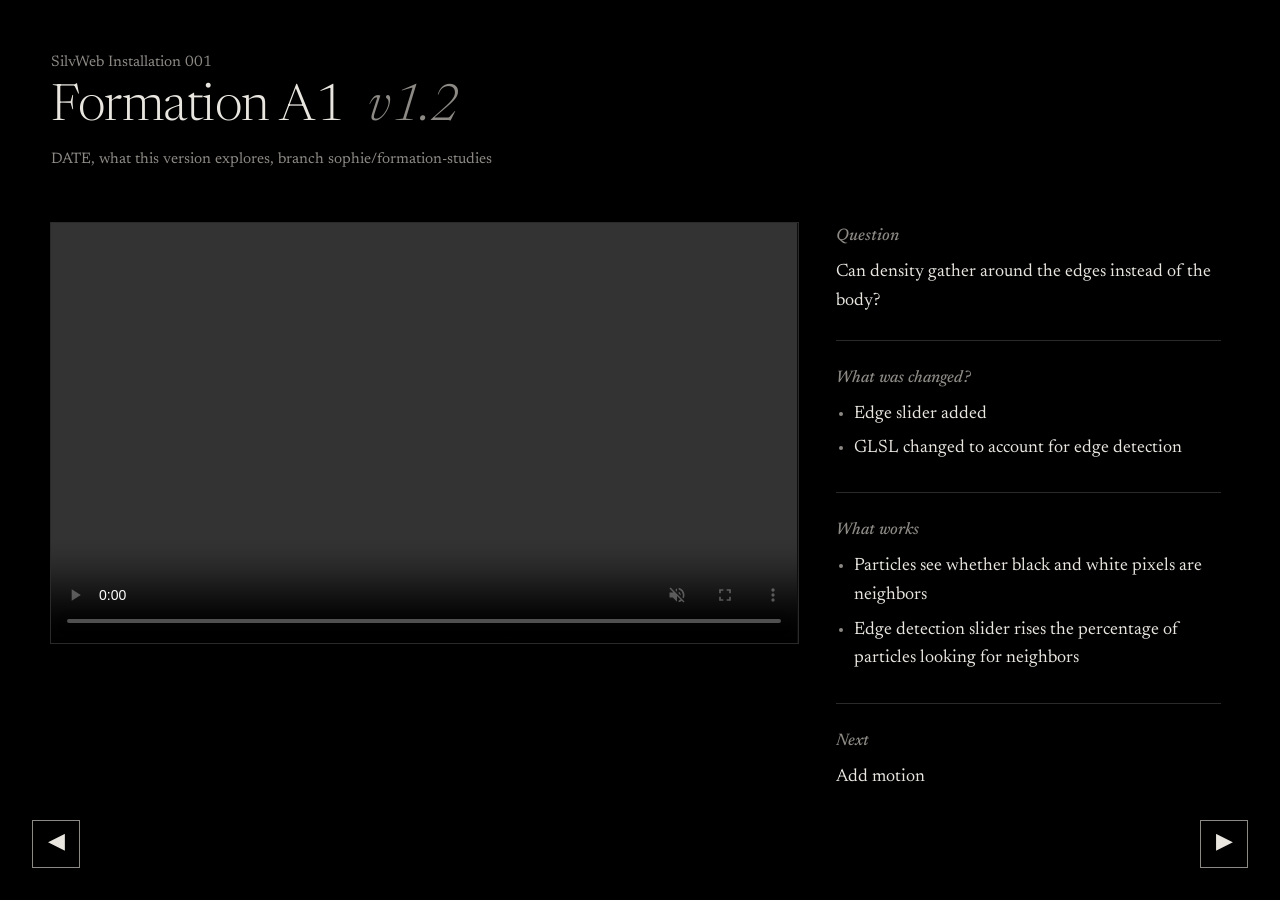
<file: formation-a1-v1-2.html>
<!DOCTYPE html>
<html lang="en">
<head>
  <meta charset="UTF-8">
  <meta name="viewport" content="width=device-width, initial-scale=1">
  <title>Formation A1 v1.2 | SilvWeb Installation 001</title>

  <link rel="preconnect" href="https://fonts.googleapis.com">
  <link rel="preconnect" href="https://fonts.gstatic.com" crossorigin>
  <link href="https://fonts.googleapis.com/css2?family=Newsreader:ital,opsz,wght@0,6..72,300..600;1,6..72,300..500&display=swap" rel="stylesheet">
  <link rel="stylesheet" href="style.css">
</head>
<body>

  <header class="top">
    <p class="project">SilvWeb Installation 001</p>
    <h1>Formation A1 <span class="version">v1.2</span></h1>
    <p class="meta">DATE, what this version explores, branch sophie/formation-studies</p>
  </header>

  <main class="study">

    <!-- LEFT: media -->
    <div class="media">

      <figure class="video">
        <video controls loop muted playsinline preload="metadata"
          <source src="exports/V1-2.mp4" type="video/mp4">
          Your browser cannot play this video.
        </video>
      </figure>

    </div>

    <!-- RIGHT: notes -->
    <article class="notes">

      <section>
        <h2>Question</h2>
        <p>Can density gather around the edges instead of the body?</p>
      </section>

      <section>
        <h2>What was changed?</h2>
        <ul>
          <li>Edge slider added</li>
          <li>GLSL changed to account for edge detection</li>
        </ul>
      </section>

      <section>
        <h2>What works</h2>
        <ul>
          <li>Particles see whether black and white pixels are neighbors</li>
          <li>Edge detection slider rises the percentage of particles looking for neighbors</li>
        </ul>
      </section>

      <section>
        <h2>Next</h2>
        <p>Add motion</p>
      </section>


    </article>

  </main>

  <nav class="version-nav-left" aria-label="Version navigation">
    <a href="index.html" aria-label="previous version">◀</a>
  </nav>

    <nav class="version-nav" aria-label="Version navigation">
    <a href="formation-a1-v2-1.html" aria-label="next version">▶</a>
  </nav>

</body>
</html>
</file>
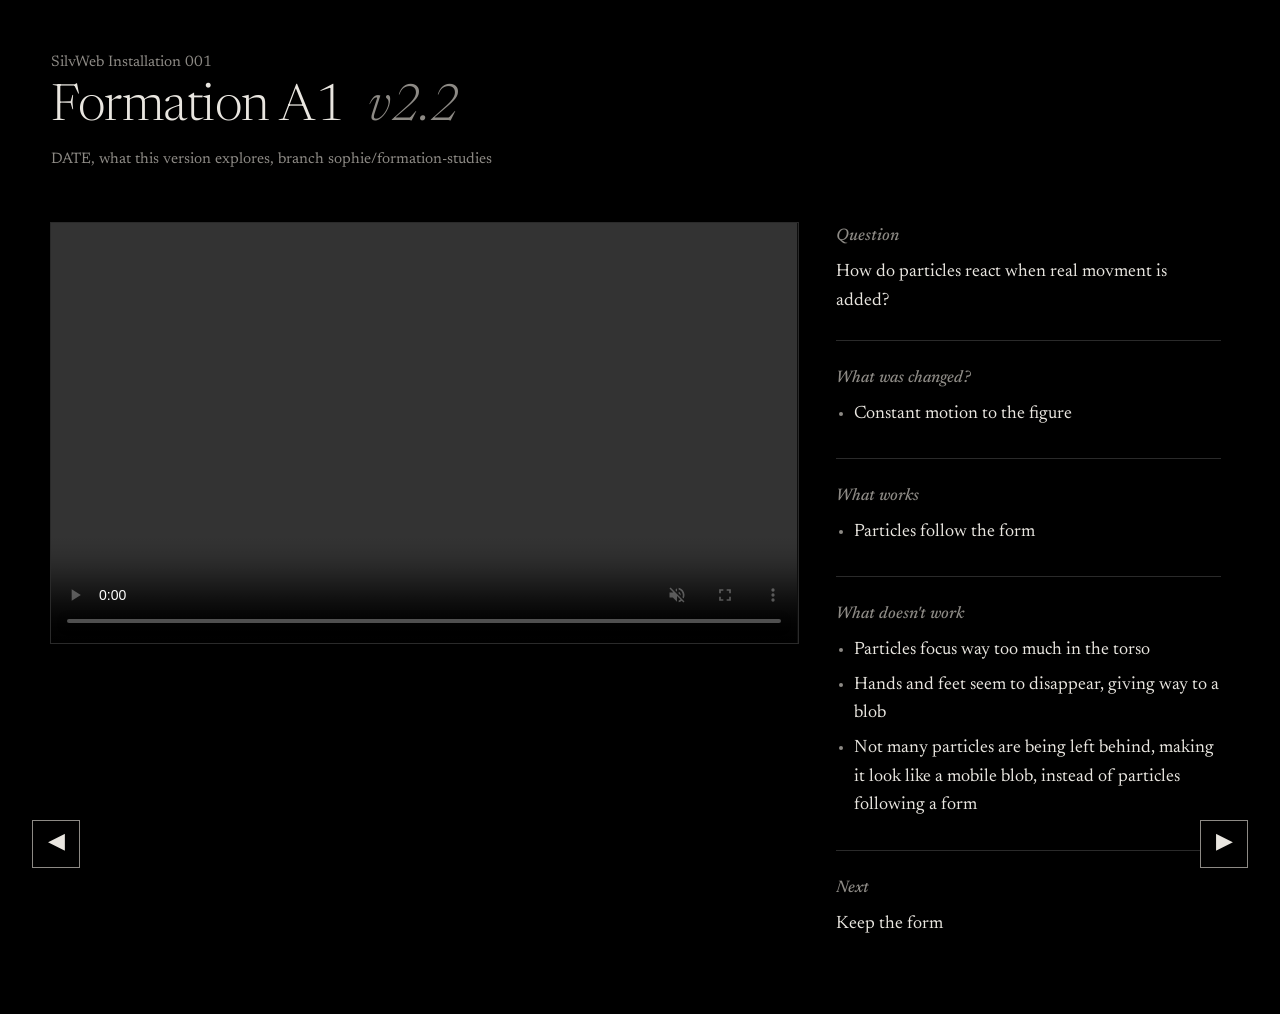
<file: formation-a1-v2-2.html>
<!DOCTYPE html>
<html lang="en">
<head>
  <meta charset="UTF-8">
  <meta name="viewport" content="width=device-width, initial-scale=1">
  <title>Formation A1 v2.2 | SilvWeb Installation 001</title>

  <link rel="preconnect" href="https://fonts.googleapis.com">
  <link rel="preconnect" href="https://fonts.gstatic.com" crossorigin>
  <link href="https://fonts.googleapis.com/css2?family=Newsreader:ital,opsz,wght@0,6..72,300..600;1,6..72,300..500&display=swap" rel="stylesheet">
  <link rel="stylesheet" href="style.css">
</head>
<body>

  <header class="top">
    <p class="project">SilvWeb Installation 001</p>
    <h1>Formation A1 <span class="version">v2.2</span></h1>
    <p class="meta">DATE, what this version explores, branch sophie/formation-studies</p>
  </header>

  <main class="study">

    <!-- LEFT: media -->
    <div class="media">

      <figure class="video">
        <video controls loop muted playsinline preload="metadata"
          <source src="exports/V2-2.mp4" type="video/mp4">
          Your browser cannot play this video.
        </video>
      </figure>

    </div>

    <!-- RIGHT: notes -->
    <article class="notes">

      <section>
        <h2>Question</h2>
        <p>How do particles react when real movment is added?</p>
      </section>

      <section>
        <h2>What was changed?</h2>
        <ul>
          <li>Constant motion to the figure</li>
        </ul>
      </section>

      <section>
        <h2>What works</h2>
        <ul>
          <li>Particles follow the form</li>
        </ul>
      </section>

      <section>
        <h2>What doesn't work</h2>
        <ul>
          <li>Particles focus way too much in the torso</li>
          <li>Hands and feet seem to disappear, giving way to a blob</li>
          <li>Not many particles are being left behind, making it look like a mobile blob, instead of particles following a form</li>
        </ul>
      </section>

      <section>
        <h2>Next</h2>
        <p>Keep the form</p>
      </section>

    </article>

  </main>

  <nav class="version-nav-left" aria-label="Version navigation">
    <a href="formation-a1-v2-1.html" aria-label="previous version">◀</a>
  </nav>

    <nav class="version-nav" aria-label="Version navigation">
    <a href="formation-a1-v2-3.html" aria-label="previous version">▶</a>
  </nav>

</body>
</html>
</file>
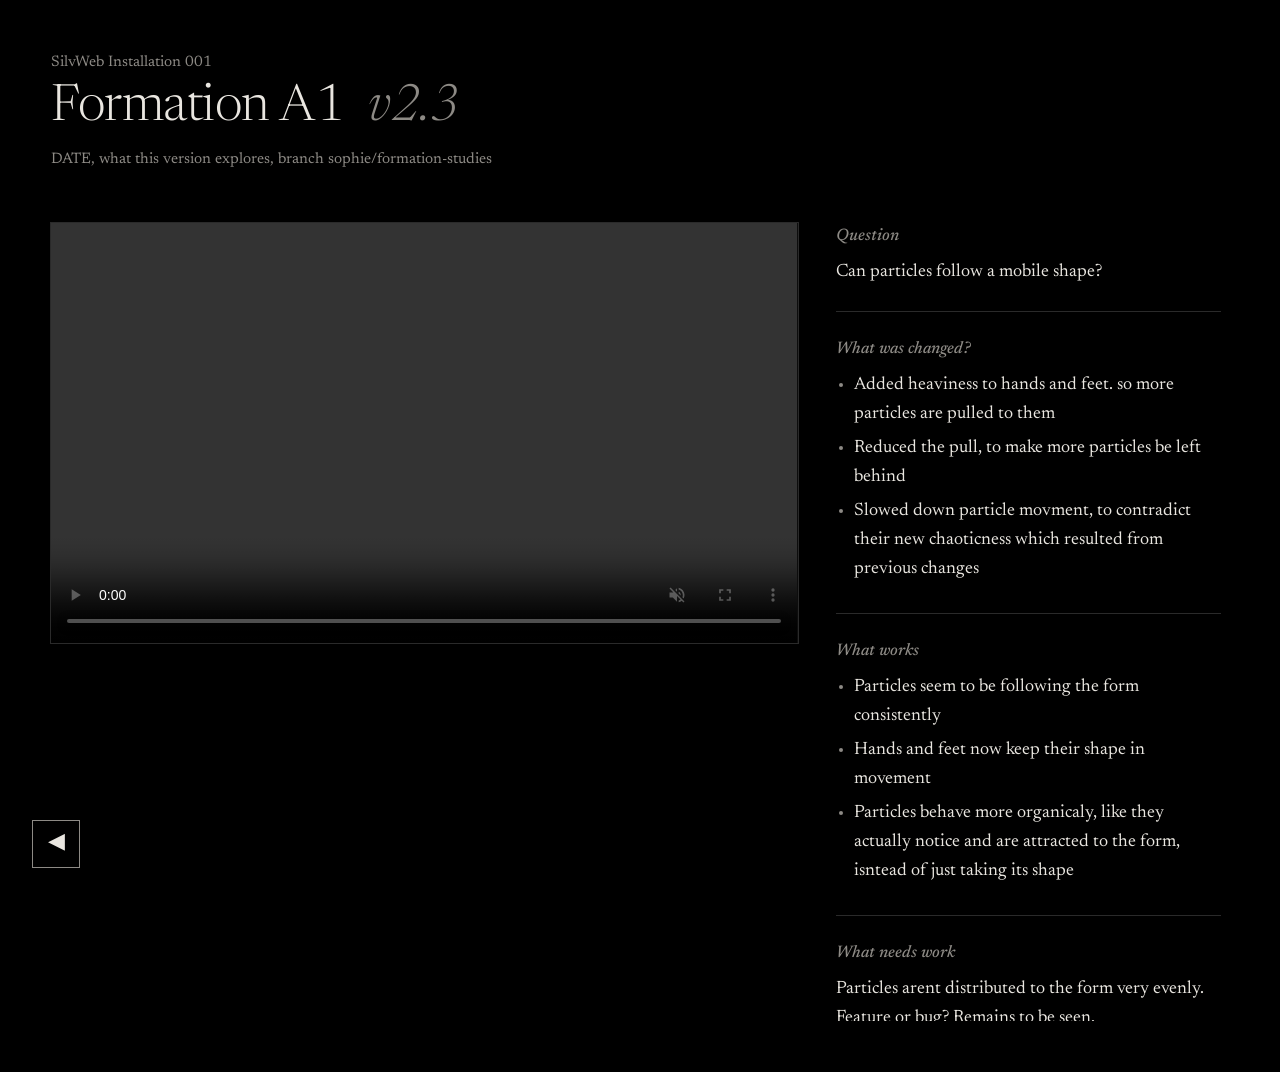
<file: formation-a1-v2-3.html>
<!DOCTYPE html>
<html lang="en">
<head>
  <meta charset="UTF-8">
  <meta name="viewport" content="width=device-width, initial-scale=1">
  <title>Formation A1 v2.3 | SilvWeb Installation 001</title>

  <link rel="preconnect" href="https://fonts.googleapis.com">
  <link rel="preconnect" href="https://fonts.gstatic.com" crossorigin>
  <link href="https://fonts.googleapis.com/css2?family=Newsreader:ital,opsz,wght@0,6..72,300..600;1,6..72,300..500&display=swap" rel="stylesheet">
  <link rel="stylesheet" href="style.css">
</head>
<body>

  <header class="top">
    <p class="project">SilvWeb Installation 001</p>
    <h1>Formation A1 <span class="version">v2.3</span></h1>
    <p class="meta">DATE, what this version explores, branch sophie/formation-studies</p>
  </header>

  <main class="study">

    <!-- LEFT: media -->
    <div class="media">

      <figure class="video">
        <video controls loop muted playsinline preload="metadata"
          <source src="exports/V2-3.mp4" type="video/mp4">
          Your browser cannot play this video.
        </video>
      </figure>


    </div>

    <!-- RIGHT: notes -->
    <article class="notes">

      <section>
        <h2>Question</h2>
        <p>Can particles follow a mobile shape?</p>
      </section>

      <section>
        <h2>What was changed?</h2>
        <ul>
          <li>Added heaviness to hands and feet. so more particles are pulled to them</li>
          <li>Reduced the pull, to make more particles be left behind</li>
          <li>Slowed down particle movment, to contradict their new chaoticness which resulted from previous changes</li>
        </ul>
      </section>

      <section>
        <h2>What works</h2>
        <ul>
          <li>Particles seem to be following the form consistently</li>
          <li>Hands and feet now keep their shape in movement</li>
          <li>Particles behave more organicaly, like they actually notice and are attracted to the form, isntead of just taking its shape</li>
        </ul>
      </section>

      <section>
        <h2>What needs work</h2>
        <p>Particles arent distributed to the form very evenly. Feature or bug? Remains to be seen.</p>
      </section>

      <section>
        <h2>Next</h2>
        <p>Awaiting feedback</p>
      </section>

    </article>

  </main>

  <nav class="version-nav-left" aria-label="Version navigation">
    <a href="formation-a1-v2-2.html" aria-label="previous version">◀</a>
  </nav>

</body>
</html>
</file>
<file: style.css>
/* SilvWeb study page
   Monochrome on black, to match the work itself.
   Media on the left (video on top, build below), notes on the right. */

:root {
  --bg: #000;
  --text: #e9e6e0;        /* warm white */
  --text-dim: #8d8a85;
  --line: #2a2a2a;
  --panel: #0d0d0d;

  --font: "Newsreader", Georgia, "Times New Roman", serif;

  --gap: clamp(1.5rem, 3vw, 3rem);
  --pad: clamp(1.25rem, 4vw, 3.5rem);
}

*,
*::before,
*::after {
  box-sizing: border-box;
}

html {
  background: var(--bg);
}

body {
  margin: 0;
  background: var(--bg);
  color: var(--text);
  font-family: var(--font);
  font-size: 1.125rem;
  line-height: 1.6;
  -webkit-font-smoothing: antialiased;
}

/* ---------- Header ---------- */

.top {
  padding: var(--pad) var(--pad) 0;
  max-width: 100rem;
  margin: 0 auto;
}

.project {
  margin: 0 0 0.25rem;
  font-size: 0.95rem;
  color: var(--text-dim);
}

h1 {
  margin: 0;
  font-size: clamp(2rem, 4vw, 3.25rem);
  font-weight: 300;
  line-height: 1.1;
  letter-spacing: -0.01em;
}

.version {
  font-style: italic;
  color: var(--text-dim);
  margin-left: 0.25em;
}

.meta {
  margin: 0.75rem 0 0;
  font-size: 0.95rem;
  color: var(--text-dim);
}

/* ---------- Main layout ---------- */

.study {
  display: grid;
  grid-template-columns: minmax(0, 1.9fr) minmax(0, 1fr);
  gap: var(--gap);
  align-items: start;
  max-width: 100rem;
  margin: 0 auto;
  padding: var(--pad);
}

/* ---------- Left: media ---------- */

.media {
  display: flex;
  flex-direction: column;
  gap: var(--gap);
}

figure {
  margin: 0;
}

.video video {
  display: block;
  width: 100%;
  aspect-ratio: 16 / 9;   /* recordings are wide */
  background: var(--panel);
  outline: 1px solid var(--line);
}

.build img {
  display: block;
  width: 100%;
  height: auto;
  background: var(--panel);
  outline: 1px solid var(--line);
}

figcaption {
  margin-top: 0.6rem;
  font-size: 0.9rem;
  font-style: italic;
  color: var(--text-dim);
}

/* ---------- Right: notes ---------- */

.notes {
  /* stays in view while the left column scrolls */
  position: sticky;
  top: var(--pad);
  max-height: calc(100vh - 2 * var(--pad));
  overflow-y: auto;
  padding-right: 0.5rem;
  max-width: 34rem;
}

.notes section {
  padding-bottom: 1.5rem;
  margin-bottom: 1.5rem;
  border-bottom: 1px solid var(--line);
}

.notes section:last-of-type {
  border-bottom: 0;
  margin-bottom: 0;
}

h2 {
  margin: 0 0 0.5rem;
  font-size: 1.05rem;
  font-weight: 500;
  font-style: italic;
  color: var(--text-dim);
}

.notes p {
  margin: 0;
}

.notes ul {
  margin: 0;
  padding-left: 1.1rem;
}

.notes li {
  margin-bottom: 0.35rem;
}

.notes li::marker {
  color: var(--text-dim);
}

.files {
  margin-top: 2rem !important;
  font-size: 0.9rem;
  color: var(--text-dim);
}

code {
  font-family: ui-monospace, "SF Mono", Consolas, monospace;
  font-size: 0.85em;
  color: var(--text);
  overflow-wrap: anywhere;
}

/* ---------- Accessibility ---------- */

:focus-visible {
  outline: 2px solid var(--text);
  outline-offset: 3px;
}

/* ---------- Smaller screens: stack, media first ---------- */

@media (max-width: 62rem) {
  .study {
    grid-template-columns: 1fr;
  }

  .notes {
    position: static;
    max-height: none;
    overflow: visible;
    max-width: none;
  }
}

/* ---------- Next version button (fixed, bottom right) ---------- */

.version-nav {
  position: fixed;
  right: clamp(1rem, 2.5vw, 2rem);
  bottom: clamp(1rem, 2.5vw, 2rem);
  z-index: 10;
  display: flex;
  gap: 0.5rem;
}

.version-nav a {
  display: grid;
  place-items: center;
  width: 3rem;
  height: 3rem;
  background: #000;
  color: #e9e6e0;
  font-size: 1.4rem;
  text-decoration: none;
  border: 1px solid #8d8a85;
  transition: background 0.2s, color 0.2s;
}

.version-nav a:hover,
.version-nav a:focus-visible {
  background: #e9e6e0;
  color: #000;
}

.version-nav-left {
  position: fixed;
  left: clamp(1rem, 2.5vw, 2rem);
  bottom: clamp(1rem, 2.5vw, 2rem);
  z-index: 10;
  display: flex;
  gap: 0.5rem;
}

.version-nav-left a {
  display: grid;
  place-items: center;
  width: 3rem;
  height: 3rem;
  background: #000;
  color: #e9e6e0;
  font-size: 1.4rem;
  text-decoration: none;
  border: 1px solid #8d8a85;
  transition: background 0.2s, color 0.2s;
}

.version-nav-left a:hover,
.version-nav-left a:focus-visible {
  background: #e9e6e0;
  color: #000;
}
</file>
